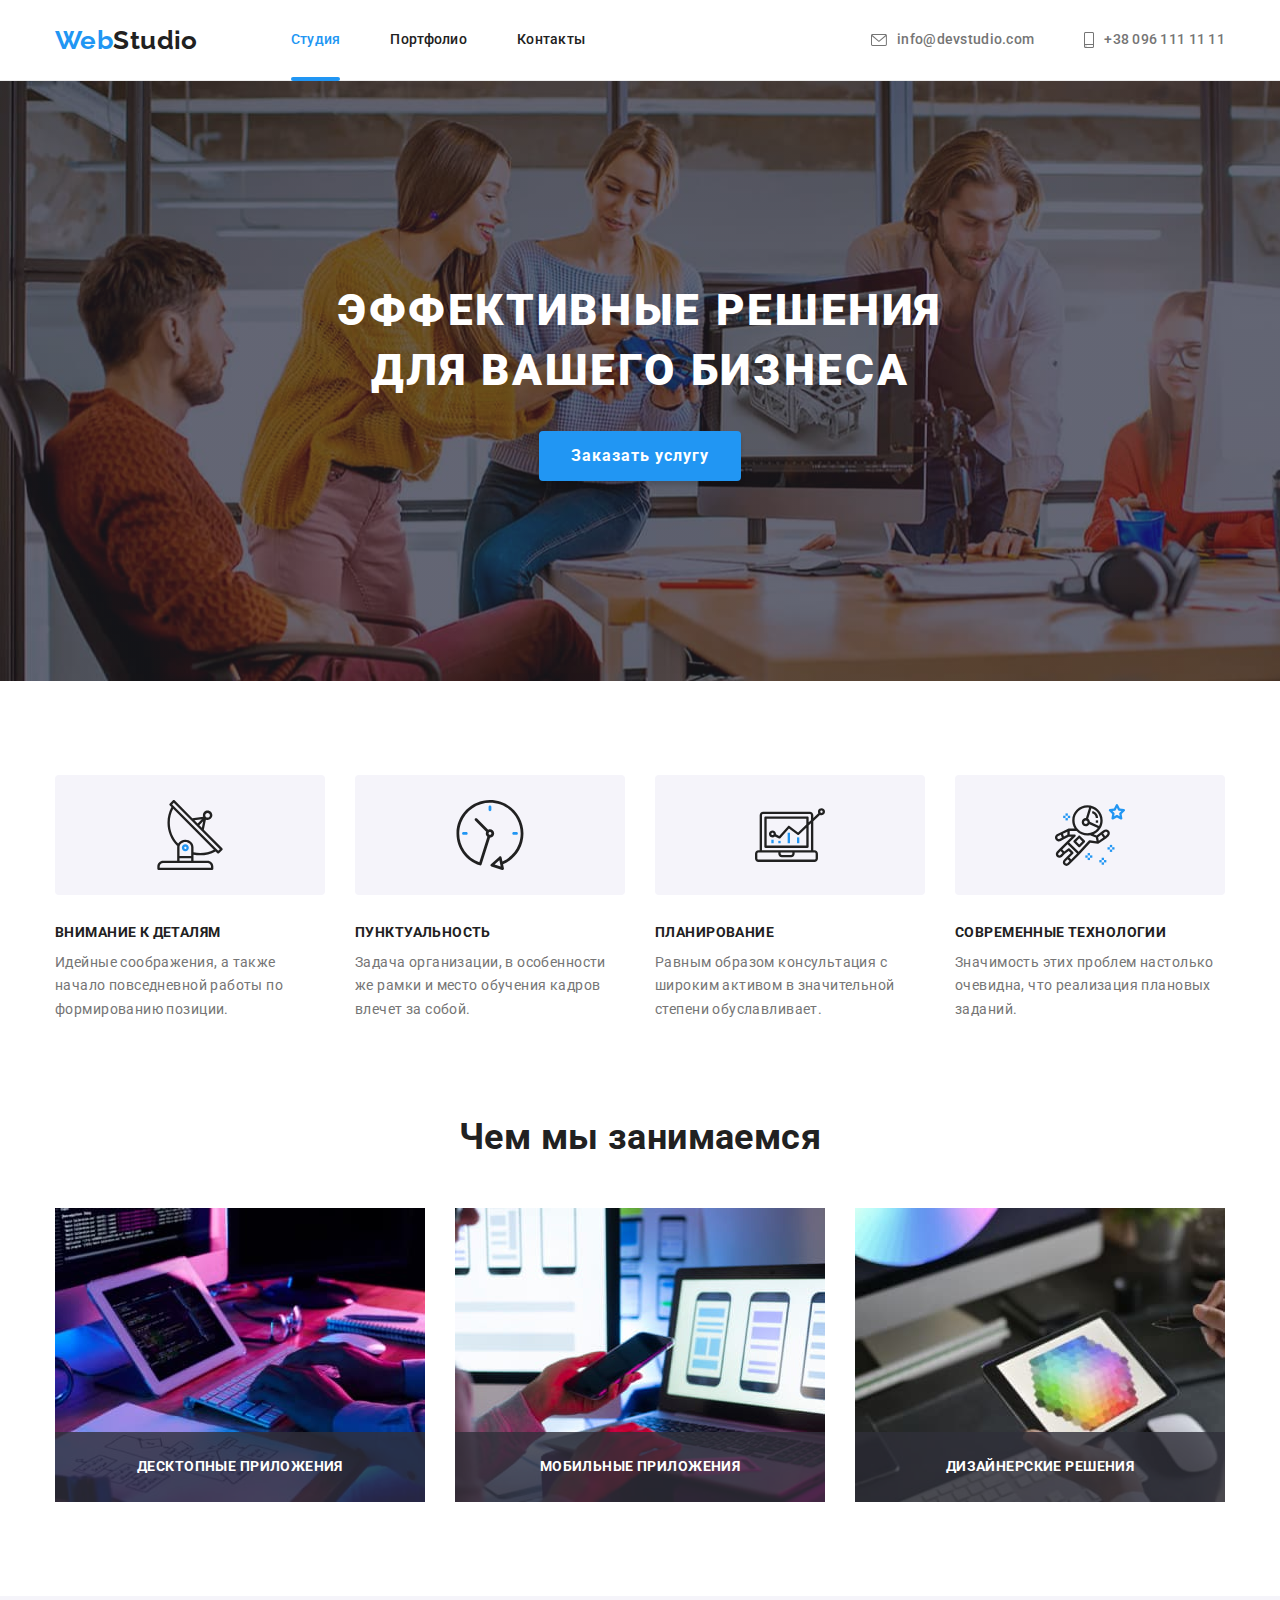
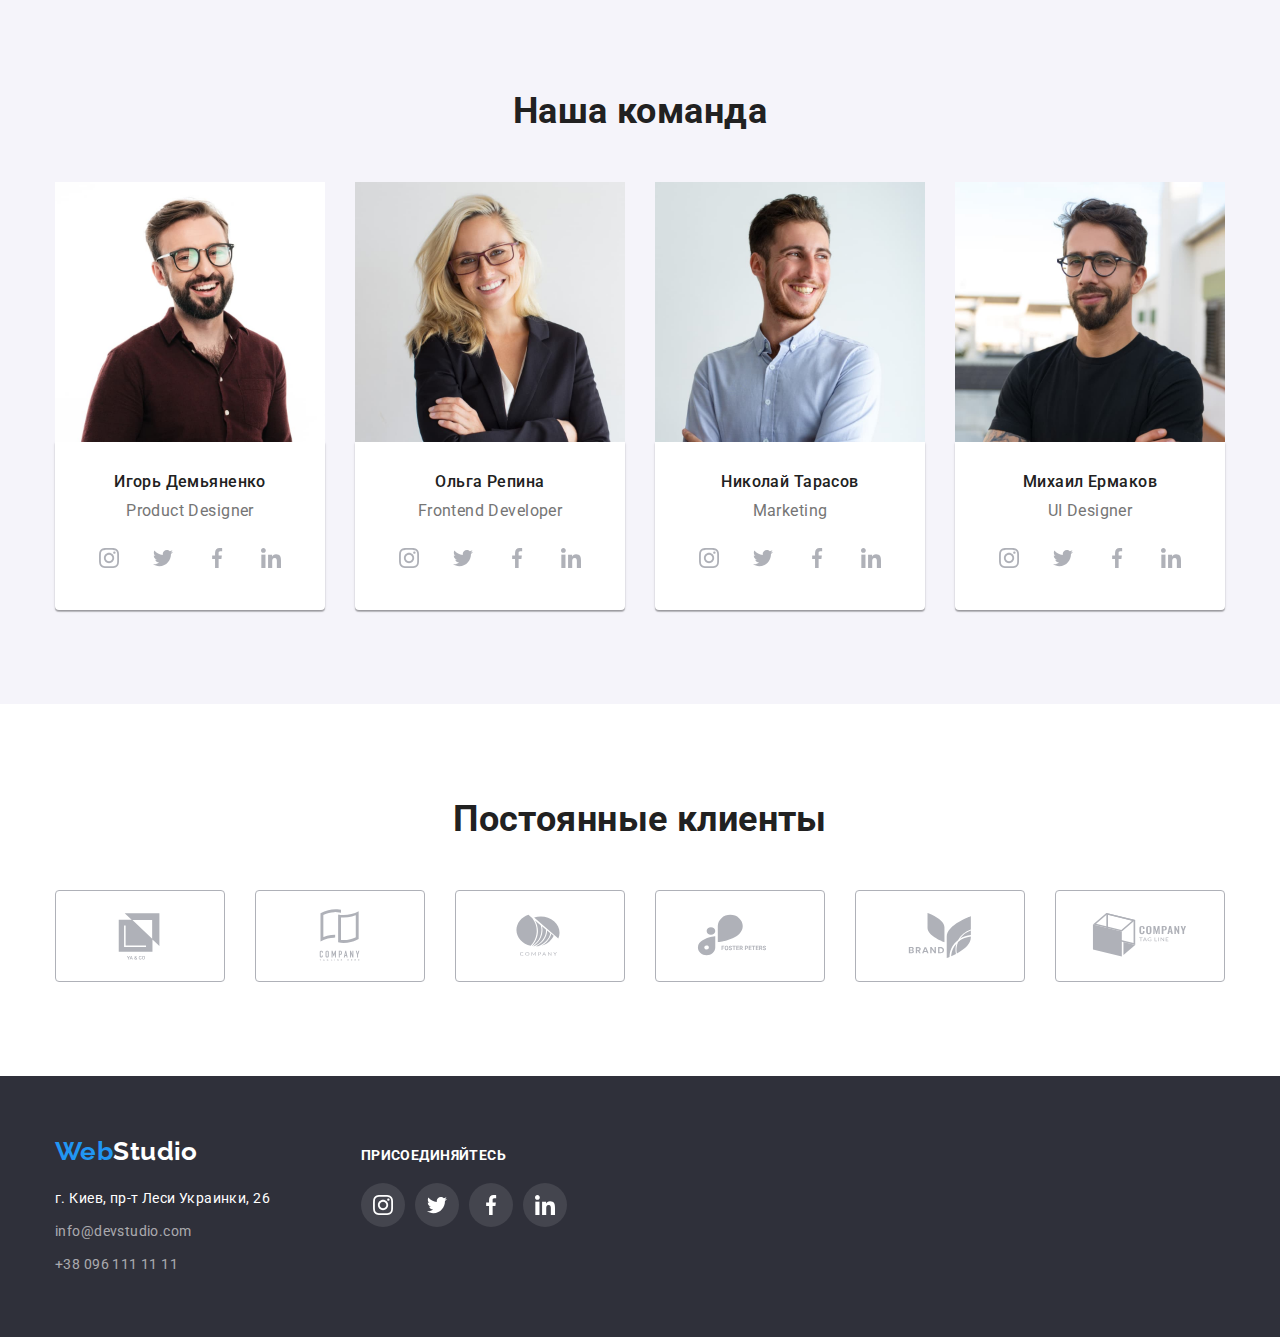
<file: index.html>
<!DOCTYPE html>
<html lang="ru">
  <head>
    <meta charset="UTF-8" />
    <meta http-equiv="X-UA-Compatible" content="IE=edge" />
    <meta name="viewport" content="width=fd, initial-scale=1.0" />
    <meta name="description" content="WebStudio" />
    <link rel="preconnect" href="https://fonts.googleapis.com" />
    <link rel="preconnect" href="https://fonts.gstatic.com" crossorigin />
    <link
      href="https://cdnjs.cloudflare.com/ajax/libs/modern-normalize/1.1.0/modern-normalize.css"
      rel="stylesheet"
    />
    <link
      href="https://fonts.googleapis.com/css2?family=Raleway:wght@700&family=Roboto:wght@400;500;700;900&display=swap"
      rel="stylesheet"
    />
    <link rel="stylesheet" href="./css/styles.css" />
    <title>WebStudio</title>
  </head>

  <body>
    <!--Header-->
    <header class="header">
      <div class="container">
        <a href="index.html" lang="en" class="logo link"
          ><span class="logo__color">Web</span>Studio</a
        >
        <nav class="header-nav">
          <ul class="header-nav__list list">
            <li class="header-nav__item">
              <a
                class="header-nav__link header__link link header__link--current"
                href="index.html"
                >Студия</a
              >
            </li>
            <li class="header-nav__link header-nav__item">
              <a class="header__link link" href="porfolio.html">Портфолио</a>
            </li>
            <li class="header-nav__item">
              <a class="header-nav__link header__link link" href="">Контакты</a>
            </li>
          </ul>
        </nav>

        <ul class="header-info list">
          <li class="header-info__item">
            <a
              class="header__link header-info__link info__link link"
              href="mailto:info@devstudio.com"
            >
              <svg class="header__icon" width="16" height="12">
                <use href="./images/icons.svg#icon-mail"></use>
              </svg>
              info@devstudio.com
            </a>
          </li>
          <li class="header-info__item">
            <a
              class="header__link header-info__link info__link link"
              href="tel:+380961111111"
              ><svg class="header__icon" width="10" height="16">
                <use href="./images/icons.svg#icon-smartphone"></use>
              </svg>
              +38 096 111 11 11
            </a>
          </li>
        </ul>
      </div>
    </header>

    <!--Main-->
    <main>
      <!--Order-->
      <section class="order section">
        <div class="container">
          <h1 class="order__heading">
            Эффективные решения <br />для вашего бизнеса
          </h1>
          <button class="order__button btn" type="button" data-modal-open>
            Заказать услугу
          </button>
        </div>
      </section>

      <!--Our qualities-->
      <section class="qualities section">
        <div class="container">
          <h2 class="visually-hidden">Наши качества</h2>
          <ul class="qualities__list list">
            <li class="qualities__item">
              <div class="qualities__box">
                <svg class="qualities__icon" width="70" height="70">
                  <use href="./images/icons.svg#icon-antenna"></use>
                </svg>
              </div>
              <h3 class="qualities__heading">Внимание к деталям</h3>
              <p class="qualities__description">
                Идейные соображения, а также начало повседневной работы по
                формированию позиции.
              </p>
            </li>
            <li class="qualities__item">
              <div class="qualities__box">
                <svg class="qualities__icon" width="70" height="70">
                  <use href="./images/icons.svg#icon-clock"></use>
                </svg>
              </div>
              <h3 class="qualities__heading">Пунктуальность</h3>
              <p class="qualities__description">
                Задача организации, в особенности же рамки и место обучения
                кадров влечет за собой.
              </p>
            </li>
            <li class="qualities__item">
              <div class="qualities__box">
                <svg class="qualities__icon" width="70" height="70">
                  <use href="./images/icons.svg#icon-diagram"></use>
                </svg>
              </div>
              <h3 class="qualities__heading">Планирование</h3>
              <p class="qualities__description">
                Равным образом консультация с широким активом в значительной
                степени обуславливает.
              </p>
            </li>
            <li class="qualities__item">
              <div class="qualities__box">
                <svg class="qualities__icon" width="70" height="70">
                  <use href="./images/icons.svg#icon-astronaut"></use>
                </svg>
              </div>
              <h3 class="qualities__heading">Современные технологии</h3>
              <p class="qualities__description">
                Значимость этих проблем настолько очевидна, что реализация
                плановых заданий.
              </p>
            </li>
          </ul>
        </div>
      </section>

      <!--Our occuparions-->
      <section class="occupations section">
        <div class="container">
          <h2 class="heading">Чем мы занимаемся</h2>
          <ul class="occupations__list list">
            <li class="occupations__item">
              <img
                class="occupations__image"
                src="./images/occupation1.jpg"
                alt="Десктопные приложения"
                width="370"
              />
              <div class="occupations__content">
                <p class="occupations__description">Десктопные приложения</p>
              </div>
            </li>
            <li class="occupations__item">
              <img
                class="occupations__image"
                src="./images/occupation2.jpg"
                alt="Мобильные приложения"
                width="370"
              />
              <div class="occupations__content">
                <p class="occupations__description">Мобильные приложения</p>
              </div>
            </li>
            <li class="occupations__item">
              <img
                class="occupations__image"
                src="./images/occupation3.jpg"
                alt="Дизайнерские решения"
                width="370"
              />
              <div class="occupations__content">
                <p class="occupations__description">Дизайнерские решения</p>
              </div>
            </li>
          </ul>
        </div>
      </section>

      <!--Our Team-->
      <section class="team section">
        <div class="container">
          <h2 class="heading">Наша команда</h2>
          <ul class="team__list list">
            <li class="team__item">
              <img
                class="team__image"
                src="./images/team1.jpg"
                alt="Игорь Демьяненко"
                width="270"
              />
              <div class="team__content">
                <h3 class="team__heading">Игорь Демьяненко</h3>
                <p class="team__description" lang="en">Product Designer</p>
                <ul class="social list">
                  <li class="social__item">
                    <a
                      href=""
                      class="social__link link"
                      rel="noopener
                      noreferrer"
                      target="_blank"
                    >
                      <svg class="social__icon icon" width="20" height="20">
                        <use href="./images/icons.svg#icon-instagram"></use>
                      </svg>
                    </a>
                  </li>
                  <li class="social__item">
                    <a
                      href=""
                      class="social__link link"
                      rel="noopener
                      noreferrer"
                      target="_blank"
                    >
                      <svg class="social__icon icon" width="20" height="20">
                        <use href="./images/icons.svg#icon-twitter"></use>
                      </svg>
                    </a>
                  </li>
                  <li class="social__item">
                    <a
                      href=""
                      class="social__link link"
                      rel="noopener
                      noreferrer"
                      target="_blank"
                    >
                      <svg class="social__icon icon" width="20" height="20">
                        <use href="./images/icons.svg#icon-facebook"></use>
                      </svg>
                    </a>
                  </li>
                  <li class="social__item">
                    <a
                      href=""
                      class="social__link link"
                      rel="noopener
                      noreferrer"
                      target="_blank"
                    >
                      <svg class="social__icon icon" width="20" height="20">
                        <use href="./images/icons.svg#icon-linkedin"></use>
                      </svg>
                    </a>
                  </li>
                </ul>
              </div>
            </li>
            <li class="team__item">
              <img
                class="team__image"
                src="./images/team2.jpg"
                alt="Ольга Репина"
                width="270"
              />
              <div class="team__content">
                <h3 class="team__heading">Ольга Репина</h3>
                <p class="team__description" lang="en">Frontend Developer</p>
                <ul class="social list">
                  <li class="social__item">
                    <a
                      href=""
                      class="social__link link"
                      rel="noopener
                      noreferrer"
                      target="_blank"
                    >
                      <svg class="social__icon icon" width="20" height="20">
                        <use href="./images/icons.svg#icon-instagram"></use>
                      </svg>
                    </a>
                  </li>
                  <li class="social__item">
                    <a
                      href=""
                      class="social__link link"
                      rel="noopener
                      noreferrer"
                      target="_blank"
                    >
                      <svg class="social__icon icon" width="20" height="20">
                        <use href="./images/icons.svg#icon-twitter"></use>
                      </svg>
                    </a>
                  </li>
                  <li class="social__item">
                    <a
                      href=""
                      class="social__link link"
                      rel="noopener
                      noreferrer"
                      target="_blank"
                    >
                      <svg class="social__icon icon" width="20" height="20">
                        <use href="./images/icons.svg#icon-facebook"></use>
                      </svg>
                    </a>
                  </li>
                  <li class="social__item">
                    <a
                      href=""
                      class="social__link link"
                      rel="noopener
                      noreferrer"
                      target="_blank"
                    >
                      <svg class="social__icon icon" width="20" height="20">
                        <use href="./images/icons.svg#icon-linkedin"></use>
                      </svg>
                    </a>
                  </li>
                </ul>
              </div>
            </li>
            <li class="team__item">
              <img
                class="team__image"
                src="./images/team3.jpg"
                alt="Николай Тарасов"
                width="270"
              />
              <div class="team__content">
                <h3 class="team__heading">Николай Тарасов</h3>
                <p class="team__description" lang="en">Marketing</p>
                <ul class="social list">
                  <li class="social__item">
                    <a
                      href=""
                      class="social__link link"
                      rel="noopener
                      noreferrer"
                      target="_blank"
                    >
                      <svg class="social__icon icon" width="20" height="20">
                        <use href="./images/icons.svg#icon-instagram"></use>
                      </svg>
                    </a>
                  </li>
                  <li class="social__item">
                    <a
                      href=""
                      class="social__link link"
                      rel="noopener
                      noreferrer"
                      target="_blank"
                    >
                      <svg class="social__icon icon" width="20" height="20">
                        <use href="./images/icons.svg#icon-twitter"></use>
                      </svg>
                    </a>
                  </li>
                  <li class="social__item">
                    <a
                      href=""
                      class="social__link link"
                      rel="noopener
                      noreferrer"
                      target="_blank"
                    >
                      <svg class="social__icon icon" width="20" height="20">
                        <use href="./images/icons.svg#icon-facebook"></use>
                      </svg>
                    </a>
                  </li>
                  <li class="social__item">
                    <a
                      href=""
                      class="social__link link"
                      rel="noopener
                      noreferrer"
                      target="_blank"
                    >
                      <svg class="social__icon icon" width="20" height="20">
                        <use href="./images/icons.svg#icon-linkedin"></use>
                      </svg>
                    </a>
                  </li>
                </ul>
              </div>
            </li>
            <li class="team__item">
              <img
                class="team__image"
                src="./images/team4.jpg"
                alt="Михаил Ермаков"
                width="270"
              />
              <div class="team__content">
                <h3 class="team__heading">Михаил Ермаков</h3>
                <p class="team__description" lang="en">UI Designer</p>
                <ul class="social list">
                  <li class="social__item">
                    <a
                      href=""
                      class="social__link link"
                      rel="noopener
                      noreferrer"
                      target="_blank"
                    >
                      <svg class="social__icon icon" width="20" height="20">
                        <use href="./images/icons.svg#icon-instagram"></use>
                      </svg>
                    </a>
                  </li>
                  <li class="social__item">
                    <a
                      href=""
                      class="social__link link"
                      rel="noopener
                      noreferrer"
                      target="_blank"
                    >
                      <svg class="social__icon icon" width="20" height="20">
                        <use href="./images/icons.svg#icon-twitter"></use>
                      </svg>
                    </a>
                  </li>
                  <li class="social__item">
                    <a
                      href=""
                      class="social__link link"
                      rel="noopener
                      noreferrer"
                      target="_blank"
                    >
                      <svg class="social__icon icon" width="20" height="20">
                        <use href="./images/icons.svg#icon-facebook"></use>
                      </svg>
                    </a>
                  </li>
                  <li class="social__item">
                    <a
                      href=""
                      class="social__link link"
                      rel="noopener
                      noreferrer"
                      target="_blank"
                    >
                      <svg class="social__icon icon" width="20" height="20">
                        <use href="./images/icons.svg#icon-linkedin"></use>
                      </svg>
                    </a>
                  </li>
                </ul>
              </div>
            </li>
          </ul>
        </div>
      </section>

      <!--Clients-->
      <section class="clients section">
        <div class="container">
          <h2 class="heading">Постоянные клиенты</h2>
          <ul class="clients__list list">
            <li class="clients__item">
              <a
                href=""
                class="clients_link link"
                rel="noopener
                noreferrer"
                target="_blank"
              >
                <svg class="clients__icon icon" width="106" height="60">
                  <use href="./images/icons.svg#icon-company1"></use>
                </svg>
              </a>
            </li>
            <li class="clients__item">
              <a
                href=""
                class="clients_link link"
                rel="noopener
                      noreferrer"
                target="_blank"
              >
                <svg class="clients__icon icon" width="106" height="60">
                  <use href="./images/icons.svg#icon-company2"></use>
                </svg>
              </a>
            </li>
            <li class="clients__item">
              <a
                href=""
                class="clients_link link"
                rel="noopener
                      noreferrer"
                target="_blank"
              >
                <svg class="clients__icon icon" width="106" height="60">
                  <use href="./images/icons.svg#icon-company3"></use>
                </svg>
              </a>
            </li>
            <li class="clients__item">
              <a
                href=""
                class="clients_link link"
                rel="noopener
                      noreferrer"
                target="_blank"
              >
                <svg class="clients__icon icon" width="106" height="60">
                  <use href="./images/icons.svg#icon-company4"></use>
                </svg>
              </a>
            </li>
            <li class="clients__item">
              <a
                href=""
                class="clients_link link"
                rel="noopener
                      noreferrer"
                target="_blank"
              >
                <svg class="clients__icon icon" width="106" height="60">
                  <use href="./images/icons.svg#icon-company5"></use>
                </svg>
              </a>
            </li>
            <li class="clients__item">
              <a
                href=""
                class="clients_link link"
                rel="noopener
                      noreferrer"
                target="_blank"
              >
                <svg class="clients__icon icon" width="106" height="60">
                  <use href="./images/icons.svg#icon-company6"></use>
                </svg>
              </a>
            </li>
          </ul>
        </div>
      </section>
    </main>

    <!--Footer-->
    <footer class="footer">
      <div class="container">
        <div class="footer__content">
          <a class="footer__logo logo link" href="index.html" lang="en"
            ><span class="logo__color">Web</span>Studio</a
          >
          <address class="footer__address">
            <p class="footer__text">г. Киев, пр-т Леси Украинки, 26</p>
            <ul class="footer__list list">
              <li class="footer__item">
                <a
                  class="footer__link info__link link"
                  href="mailto:info@devstudio.com"
                  >info@devstudio.com</a
                >
              </li>
              <li class="footer__item">
                <a class="footer__link info__link link" href="tel:+380961111111"
                  >+38 096 111 11 11</a
                >
              </li>
            </ul>
          </address>
        </div>
        <div class="footer__content">
          <p class="footer__socialtext">Присоединяйтесь</p>
          <ul class="social list">
            <li class="social__item">
              <a
                href=""
                class="social__link link"
                rel="noopener
                      noreferrer"
                target="_blank"
              >
                <svg class="social__icon icon" width="20" height="20">
                  <use href="./images/icons.svg#icon-instagram"></use>
                </svg>
              </a>
            </li>
            <li class="social__item">
              <a
                href=""
                class="social__link link"
                rel="noopener
                      noreferrer"
                target="_blank"
              >
                <svg class="social__icon icon" width="20" height="20">
                  <use href="./images/icons.svg#icon-twitter"></use>
                </svg>
              </a>
            </li>
            <li class="social__item">
              <a
                href=""
                class="social__link link"
                rel="noopener
                      noreferrer"
                target="_blank"
              >
                <svg class="social__icon" width="20" height="20">
                  <use href="./images/icons.svg#icon-facebook"></use>
                </svg>
              </a>
            </li>
            <li class="social__item">
              <a
                href=""
                class="social__link link"
                rel="noopener
                      noreferrer"
                target="_blank"
              >
                <svg class="social__icon icon" width="20" height="20">
                  <use href="./images/icons.svg#icon-linkedin"></use>
                </svg>
              </a>
            </li>
          </ul>
        </div>
      </div>
    </footer>

    <div class="backdrop is-hidden" data-modal>
        <div class="modal">
            <button class="modal__btn btn" type="button" data-modal-close>
              <svg class="icon" width="11" height="11">
                <use href="./images/icons.svg#icon-cross"></use>
              </svg>
            </button>
    <script src="./js/modal.js"></script>
  </body>
</html>
</file>
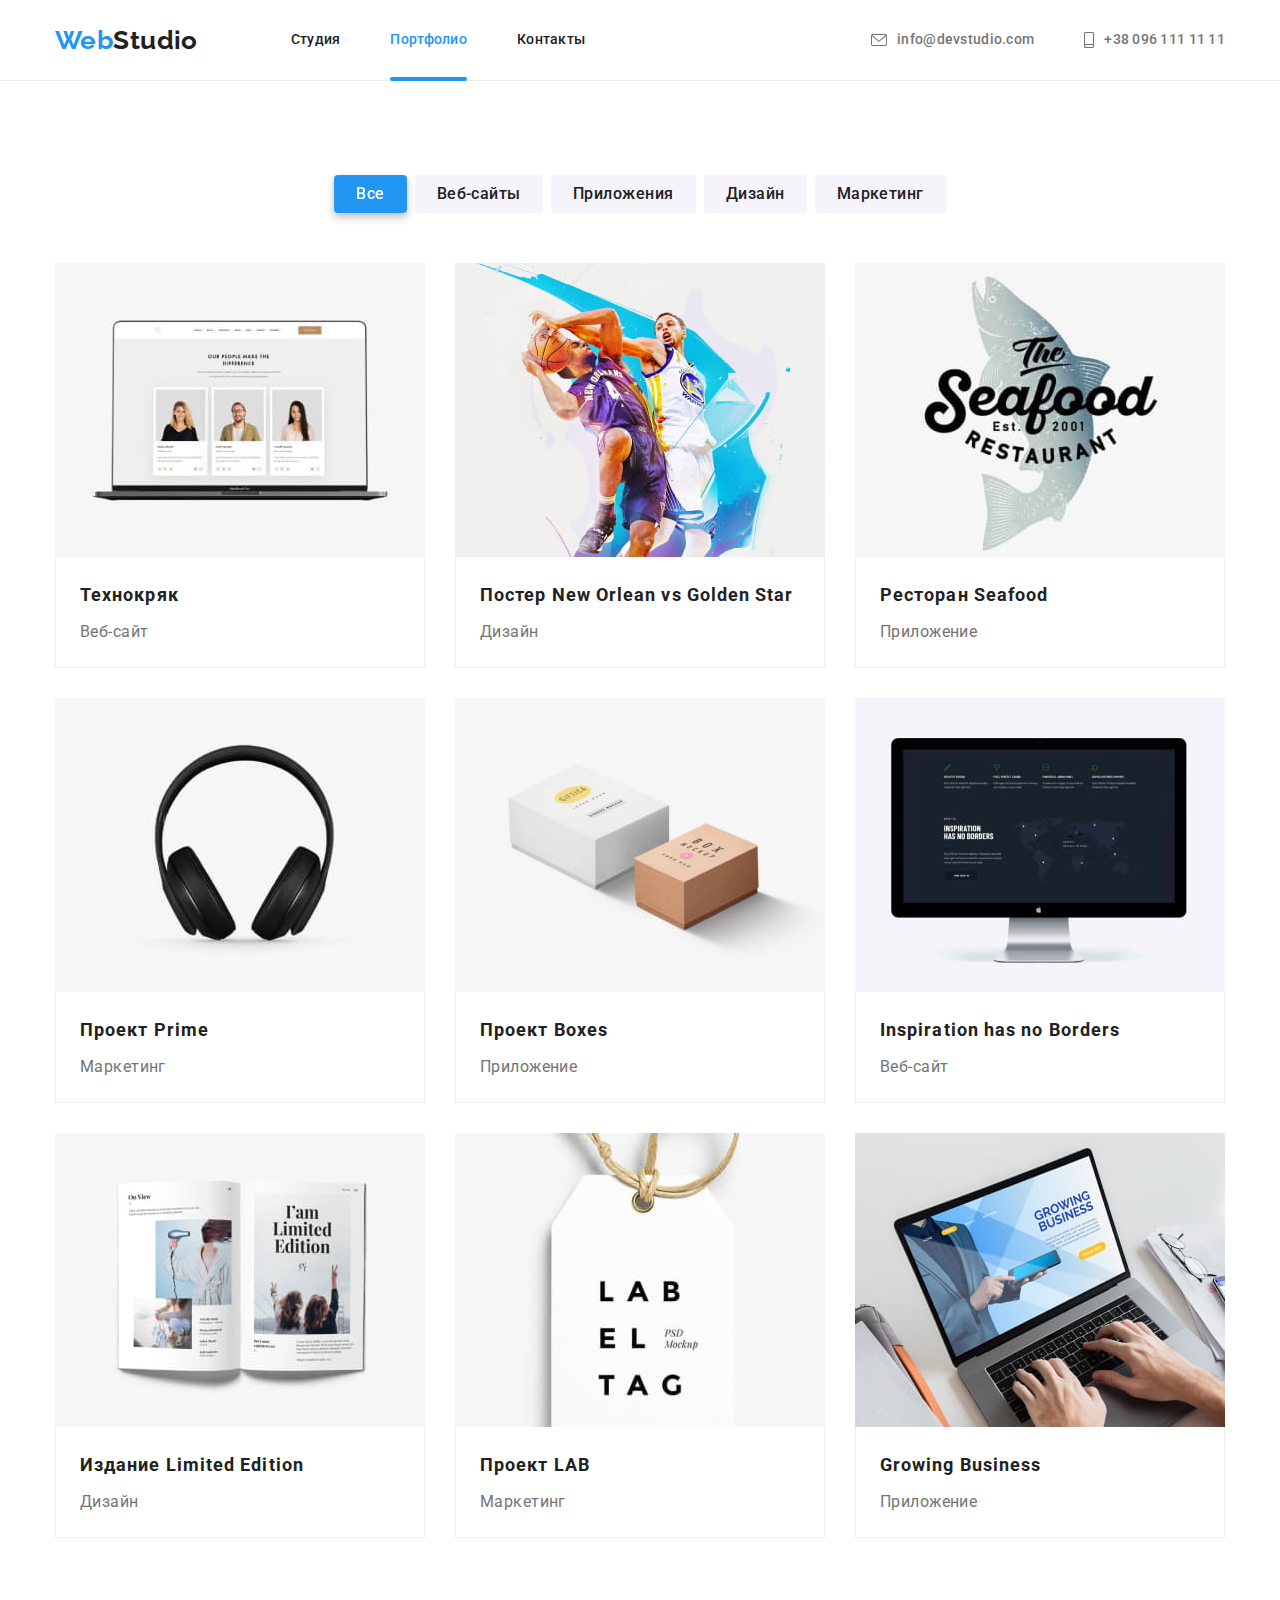
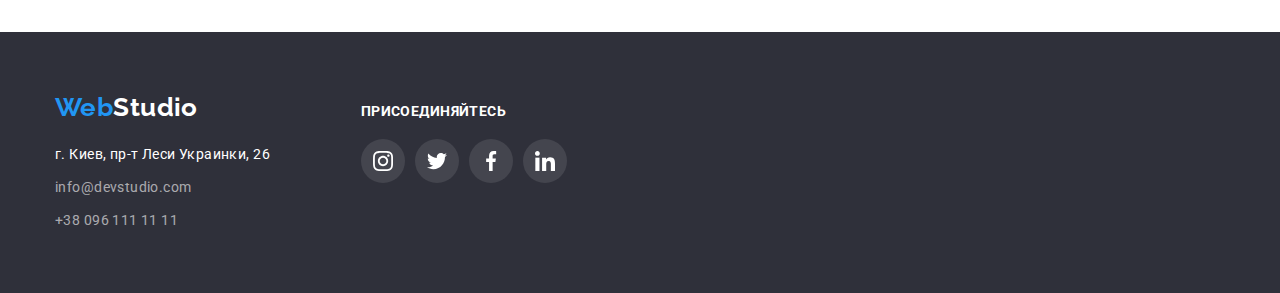
<file: porfolio.html>
<!DOCTYPE html>
<html lang="ru">
  <head>
    <meta charset="UTF-8" />
    <meta http-equiv="X-UA-Compatible" content="IE=edge" />
    <meta name="viewport" content="width=device-width, initial-scale=1.0" />
    <link rel="preconnect" href="https://fonts.googleapis.com" />
    <link rel="preconnect" href="https://fonts.gstatic.com" crossorigin />
    <link
      href="https://fonts.googleapis.com/css2?family=Raleway:wght@700&family=Roboto:wght@400;500;700;900&display=swap"
      rel="stylesheet"
    />
    <link
      href="https://cdnjs.cloudflare.com/ajax/libs/modern-normalize/1.1.0/modern-normalize.css"
      rel="stylesheet"
    />
    <link rel="stylesheet" href="./css/styles.css" />
    <title>Portfolio</title>
  </head>

  <body>
    <!--Header-->
    <header class="header">
      <div class="container">
        <a href="index.html" lang="en" class="logo link"
          ><span class="logo__color">Web</span>Studio</a
        >
        <nav class="header-nav">
          <ul class="header-nav__list list">
            <li class="header-nav__item">
              <a class="header-nav__link header__link link" href="index.html"
                >Студия</a
              >
            </li>
            <li class="header-nav__item">
              <a
                class="header-nav__link header__link header__link--current link"
                href="porfolio.html"
                >Портфолио</a
              >
            </li>
            <li class="header-nav__item">
              <a class="header-nav__link header__link link" href="">Контакты</a>
            </li>
          </ul>
        </nav>

        <ul class="header-info list">
          <li class="header-info__item">
            <a
              class="header__link header-info__link info__link link"
              href="mailto:info@devstudio.com"
            >
              <svg class="header__icon" width="16" height="12">
                <use href="./images/icons.svg#icon-mail"></use>
              </svg>
              info@devstudio.com
            </a>
          </li>
          <li class="header-info__item">
            <a
              class="header__link header-info__link info__link link"
              href="tel:+380961111111"
              ><svg class="header__icon" width="10" height="16">
                <use href="./images/icons.svg#icon-smartphone"></use>
              </svg>
              +38 096 111 11 11
            </a>
          </li>
        </ul>
      </div>
    </header>

    <!--Main-->
    <main>
      <!--Portfolio-->
      <section class="portfolio section">
        <div class="container">
          <h1 class="visually-hidden">Портфолио</h1>
          <ul class="portfolio__list list">
            <li class="portfolio__item">
              <button class="portfolio__button btn" type="button">Все</button>
            </li>
            <li class="portfolio__item">
              <button class="portfolio__button btn" type="button">
                Веб-сайты
              </button>
            </li>
            <li class="portfolio__item">
              <button class="portfolio__button btn" type="button">
                Приложения
              </button>
            </li>
            <li class="portfolio__item">
              <button class="portfolio__button btn" type="button">
                Дизайн
              </button>
            </li>
            <li class="portfolio__item">
              <button class="portfolio__button btn" type="button">
                Маркетинг
              </button>
            </li>
          </ul>

          <!--Card-->
          <ul class="projects__list list">
            <li class="projects__item">
              <a
                class="projects__link link"
                href=""
                rel="noopener noreferrer"
                target="_blank"
              >
                <div class="projects__box projects-box">
                  <img
                    class="projects__image"
                    src="./images/portfolio1.jpg"
                    alt="Технокряк"
                    width="370"
                  />
                  <p class="projects-box__description">
                    Технокряк это современная площадка распространения
                    коронавируса. Компании используют эту платформу для
                    цифрового шпионажа и атак на защищённые сервера конкурентов.
                  </p>
                </div>
                <div class="projects__content">
                  <h2 class="projects__heading">Технокряк</h2>
                  <p class="projects__description">Веб-сайт</p>
                </div>
              </a>
            </li>
            <li class="projects__item">
              <a
                class="projects__link link"
                href=""
                rel="noopener noreferrer"
                target="_blank"
              >
                <div class="projects__box projects-box">
                  <img
                    class="projects__image"
                    src="./images/portfolio2.jpg"
                    alt="Постер New Orlean vs Golden Star"
                  />
                  <p class="projects-box__description">
                    Технокряк это современная площадка распространения
                    коронавируса. Компании используют эту платформу для
                    цифрового шпионажа и атак на защищённые сервера конкурентов.
                  </p>
                </div>
                <div class="projects__content">
                  <h2 class="projects__heading">
                    Постер <span lang="en">New Orlean vs Golden Star</span>
                  </h2>
                  <p class="projects__description">Дизайн</p>
                </div>
              </a>
            </li>
            <li class="projects__item">
              <a
                class="projects__link link"
                href=""
                rel="noopener noreferrer"
                target="_blank"
              >
                <div class="projects__box projects-box">
                  <img
                    class="projects__image"
                    src="./images/portfolio3.jpg"
                    alt="Ресторан Seafood"
                    width="370"
                  />
                  <p class="projects-box__description">
                    Технокряк это современная площадка распространения
                    коронавируса. Компании используют эту платформу для
                    цифрового шпионажа и атак на защищённые сервера конкурентов.
                  </p>
                </div>
                <div class="projects__content">
                  <h2 class="projects__heading">
                    Ресторан <span lang="en">Seafood</span>
                  </h2>
                  <p class="projects__description">Приложение</p>
                </div>
              </a>
            </li>
            <li class="projects__item">
              <a
                class="projects__link link"
                href=""
                rel="noopener noreferrer"
                target="_blank"
              >
                <div class="projects__box projects-box">
                  <img
                    class="projects__image"
                    src="./images/portfolio4.jpg"
                    alt="Проект Prime"
                    width="370"
                  />
                  <p class="projects-box__description">
                    Технокряк это современная площадка распространения
                    коронавируса. Компании используют эту платформу для
                    цифрового шпионажа и атак на защищённые сервера конкурентов.
                  </p>
                </div>
                <div class="projects__content">
                  <h2 class="projects__heading">
                    Проект <span lang="en">Prime</span>
                  </h2>
                  <p class="projects__description">Маркетинг</p>
                </div>
              </a>
            </li>
            <li class="projects__item">
              <a
                class="projects__link link"
                href=""
                rel="noopener noreferrer"
                target="_blank"
              >
                <div class="projects__box projects-box">
                  <img
                    class="projects__image"
                    src="./images/portfolio5.jpg"
                    alt="Проект Boxes"
                    width="370"
                  />
                  <p class="projects-box__description">
                    Технокряк это современная площадка распространения
                    коронавируса. Компании используют эту платформу для
                    цифрового шпионажа и атак на защищённые сервера конкурентов.
                  </p>
                </div>
                <div class="projects__content">
                  <h2 class="projects__heading">
                    Проект <span lang="en">Boxes</span>
                  </h2>
                  <p class="projects__description">Приложение</p>
                </div>
              </a>
            </li>
            <li class="projects__item">
              <a
                class="projects__link link"
                href=""
                rel="noopener noreferrer"
                target="_blank"
              >
                <div class="projects__box projects-box">
                  <img
                    class="projects__image"
                    src="./images/portfolio6.jpg"
                    alt="Inspiration has no Borders"
                    width="370"
                  />
                  <p class="projects-box__description">
                    Технокряк это современная площадка распространения
                    коронавируса. Компании используют эту платформу для
                    цифрового шпионажа и атак на защищённые сервера конкурентов.
                  </p>
                </div>
                <div class="projects__content">
                  <h2 class="projects__heading" lang="en">
                    Inspiration has no Borders
                  </h2>
                  <p class="projects__description">Веб-сайт</p>
                </div>
              </a>
            </li>
            <li class="projects__item">
              <a
                class="projects__link link"
                href=""
                rel="noopener noreferrer"
                target="_blank"
              >
                <div class="projects__box projects-box">
                  <img
                    class="projects__image"
                    src="./images/portfolio7.jpg"
                    alt="Издание Limited Edition"
                    width="370"
                  />
                  <p class="projects-box__description">
                    Технокряк это современная площадка распространения
                    коронавируса. Компании используют эту платформу для
                    цифрового шпионажа и атак на защищённые сервера конкурентов.
                  </p>
                </div>
                <div class="projects__content">
                  <h2 class="projects__heading">
                    Издание <span>Limited Edition</span>
                  </h2>
                  <p class="projects__description">Дизайн</p>
                </div>
              </a>
            </li>
            <li class="projects__item">
              <a
                class="projects__link link"
                href=""
                rel="noopener noreferrer"
                target="_blank"
              >
                <div class="projects__box projects-box">
                  <img
                    class="projects__image"
                    src="./images/portfolio8.jpg"
                    alt="Проект LAB"
                    width="370"
                  />
                  <p class="projects-box__description">
                    Технокряк это современная площадка распространения
                    коронавируса. Компании используют эту платформу для
                    цифрового шпионажа и атак на защищённые сервера конкурентов.
                  </p>
                </div>
                <div class="projects__content">
                  <h2 class="projects__heading">Проект <span>LAB</span></h2>
                  <p class="projects__description">Маркетинг</p>
                </div>
              </a>
            </li>
            <li class="projects__item">
              <a
                class="projects__link link"
                href=""
                rel="noopener noreferrer"
                target="_blank"
              >
                <div class="projects__box projects-box">
                  <img
                    class="projects__image"
                    src="./images/portfolio9.jpg"
                    alt="Growing Business"
                    width="370"
                  />
                  <p class="projects-box__description">
                    Технокряк это современная площадка распространения
                    коронавируса. Компании используют эту платформу для
                    цифрового шпионажа и атак на защищённые сервера конкурентов.
                  </p>
                </div>
                <div class="projects__content">
                  <h2 class="projects__heading" lang="en">Growing Business</h2>
                  <p class="projects__description">Приложение</p>
                </div>
              </a>
            </li>
          </ul>
        </div>
      </section>
    </main>

    <!--Footer-->
    <footer class="footer">
      <div class="container">
        <div class="footer__content">
          <a class="footer__logo logo link" href="index.html" lang="en"
            ><span class="logo__color">Web</span>Studio</a
          >
          <address class="footer__address">
            <p class="footer__text">г. Киев, пр-т Леси Украинки, 26</p>
            <ul class="footer__list list">
              <li class="footer__item">
                <a
                  class="footer__link info__link link"
                  href="mailto:info@devstudio.com"
                  >info@devstudio.com</a
                >
              </li>
              <li class="footer__item">
                <a class="footer__link info__link link" href="tel:+380961111111"
                  >+38 096 111 11 11</a
                >
              </li>
            </ul>
          </address>
        </div>
        <div class="footer__content">
          <p class="footer__socialtext">Присоединяйтесь</p>
          <ul class="social list">
            <li class="social__item">
              <a
                href=""
                class="social__link link"
                noopener
                noreferrer
                target="_blank"
              >
                <svg class="social__icon" width="20" height="20">
                  <use href="./images/icons.svg#icon-instagram"></use>
                </svg>
              </a>
            </li>
            <li class="social__item">
              <a
                href=""
                class="social__link link"
                noopener
                noreferrer
                target="_blank"
              >
                <svg class="social__icon" width="20" height="20">
                  <use href="./images/icons.svg#icon-twitter"></use>
                </svg>
              </a>
            </li>
            <li class="social__item">
              <a
                href=""
                class="social__link link"
                noopener
                noreferrer
                target="_blank"
              >
                <svg class="social__icon" width="20" height="20">
                  <use href="./images/icons.svg#icon-facebook"></use>
                </svg>
              </a>
            </li>
            <li class="social__item">
              <a
                href=""
                class="social__link link"
                noopener
                noreferrer
                target="_blank"
              >
                <svg class="social__icon" width="20" height="20">
                  <use href="./images/icons.svg#icon-linkedin"></use>
                </svg>
              </a>
            </li>
          </ul>
        </div>
      </div>
    </footer>
  </body>
</html>
</file>
<file: css/styles.css>
:root {
  --main-font: "Roboto", sans-serif;
  --second-font: "Raleway", sans-serif;

  --main-text-color: #757575;
  --dark-text-color: #212121;
  --light-text-color: #ffffff;
  --active-text-color: #2196f3;
  --lightgrey-background: #f5f4fa;
  --dark-background: #2f303a;
  --icon-background: #afb1b8;

  --card-set-gap: 30px;

  --duration: 250ms;
  --timing-function: cubic-bezier(0.4, 0, 0.2, 1);
}

body {
  font-family: var(--main-font);
  letter-spacing: 0.03em;
  font-size: 14px;
  color: var(--main-text-color);
}

h1,
h2,
h3,
p {
  margin: 0;
  padding: 0;
}

.visually-hidden {
  position: absolute !important;
  clip: rect(1px 1px 1px 1px);
  clip: rect(1px, 1px, 1px, 1px);
  padding: 0 !important;
  border: 0 !important;
  height: 1px !important;
  width: 1px !important;
  overflow: hidden;
}

.section {
  padding-top: 94px;
  padding-bottom: 94px;
}

.container {
  width: 1200px;
  margin: 0 auto;
  padding-left: 15px;
  padding-right: 15px;
}

.list {
  padding: 0;
  margin: 0;

  list-style: none;
}

.link {
  display: block;
  text-decoration: none;

  transition-duration: var(--duration);
  transition-timing-function: var(--timing-function);
}

.icon {
  transition-property: fill;
  transition-duration: var(--duration);
  transition-timing-function: var(--timing-function);
}

.btn {
  font-family: var(--main-font);
  border: inherit;
  cursor: pointer;

  transition-duration: var(--duration);
  transition-timing-function: var(--timing-function);
}

/*Header*/
.header {
  border-bottom: 1px solid #ececec;
}

.header .container {
  display: flex;
  align-items: center;
}

.logo {
  margin-right: 93px;

  color: var(--dark-text-color);
  font-family: var(--second-font);
  font-weight: 700;
  font-size: 26px;
  line-height: 1.19;
}

.logo__color {
  color: var(--active-text-color);
}

.header-nav__list,
.header-info {
  display: flex;
}

.header-info {
  margin-left: auto;
}

.header-nav__item:not(:last-child),
.header-info__item:not(:last-child) {
  margin-right: 50px;
}

.header__link {
  padding-top: 32px;
  padding-bottom: 32px;

  color: var(--dark-text-color);
  font-weight: 500;
  line-height: 1.14;
  letter-spacing: 0.02em;

  transition-property: color;
}

.header__link--current {
  position: relative;
}

.header__link--current::after {
  content: "";
  display: block;
  width: 100%;
  height: 4px;

  position: absolute;
  bottom: -1px;

  background: var(--active-text-color);
  border-radius: 2px;
}

.info__link {
  color: var(--main-text-color);
}

.header__link:hover,
.header__link:active,
.header__link:focus,
.footer__link:hover,
.footer__link:active,
.footer__link:focus,
.header__link--current {
  color: var(--active-text-color);
}

.header-info__link {
  display: flex;
  justify-content: center;
  align-items: center;
}

.header__icon {
  margin-right: 10px;
  fill: currentColor;
}

/*Main*/

/*Order*/
.order {
  margin: 0 auto;
  padding-top: 200px;
  padding-bottom: 200px;
  max-width: 1600px;

  text-align: center;

  background: linear-gradient(rgba(47, 48, 58, 0.4), rgba(47, 48, 58, 0.4)),
    url(../images/hero.jpg);
  background-repeat: no-repeat;
  background-size: cover;
}

.order__heading {
  margin-bottom: 30px;

  color: var(--light-text-color);
  font-weight: 900;
  font-size: 44px;
  line-height: 1.36;
  letter-spacing: 0.06em;
  text-transform: uppercase;
}

.order__button {
  padding: 10px 32px;

  color: var(--light-text-color);
  font-weight: 700;
  font-size: 16px;
  line-height: 1.87;
  text-align: center;
  letter-spacing: 0.06em;

  background-color: var(--active-text-color);
  box-shadow: 0px 4px 4px rgba(0, 0, 0, 0.15);
  border-radius: 4px;

  transition-property: background-color, opacity;
}

.order__button:hover,
.order__button:active,
.order__button:focus {
  opacity: 0.8;
}

/*Our qualities*/
.qualities {
  padding-bottom: 0;
}

.qualities__heading {
  margin-bottom: 10px;

  color: var(--dark-text-color);
  font-size: 14px;
  line-height: 1.14;
  text-transform: uppercase;
}

.qualities__list {
  display: flex;
  flex-wrap: wrap;
  margin-left: calc(-1 * var(--card-set-gap));
  margin-top: calc(-1 * var(--card-set-gap));
}

.qualities__item {
  flex-basis: calc((100% - 4 * 30px) / 4);
  margin-left: var(--card-set-gap);
  margin-top: var(--card-set-gap);
}

.qualities__box {
  display: flex;
  height: 120px;
  justify-content: center;
  align-items: center;
  margin-bottom: 30px;

  background: var(--lightgrey-background);
  border-radius: 4px;
}

.qualities__description {
  line-height: 1.71;
}

/*Our occupations*/

.heading {
  margin-bottom: 50px;

  color: var(--dark-text-color);

  font-size: 36px;
  line-height: 42px;
  text-align: center;
}

.occupations__list {
  display: flex;
  flex-wrap: wrap;
  margin-left: calc(-1 * var(--card-set-gap));
  margin-top: calc(-1 * var(--card-set-gap));
}

.occupations__item {
  flex-basis: calc((100% - 3 * 30px) / 3);
  margin-left: var(--card-set-gap);
  margin-top: var(--card-set-gap);

  position: relative;
}

.occupations__image {
  display: block;
}

.occupations__content {
  display: flex;
  align-items: center;
  justify-content: center;
  width: 100%;
  height: 70px;

  position: absolute;
  bottom: 0;

  background: rgba(47, 48, 58, 0.8);
}

.occupations__description {
  font-weight: 700;
  line-height: 1.14;
  text-transform: uppercase;
  color: var(--light-text-color);
}
/*Team*/

.team {
  background-color: var(--lightgrey-background);
}

.team__list {
  display: flex;
  flex-wrap: wrap;
  margin-left: calc(-1 * var(--card-set-gap));
  margin-top: calc(-1 * var(--card-set-gap));
}

.team__item {
  flex-basis: calc((100% - 4 * 30px) / 4);
  margin-left: var(--card-set-gap);
  margin-top: var(--card-set-gap);
}

.team__image {
  display: block;
}

.team__content {
  padding-top: 30px;
  padding-bottom: 30px;

  text-align: center;

  background-color: var(--light-text-color);
  box-shadow: 0px 1px 3px rgba(0, 0, 0, 0.12), 0px 1px 1px rgba(0, 0, 0, 0.14),
    0px 2px 1px rgba(0, 0, 0, 0.2);
  border-radius: 0px 0px 4px 4px;
}

.team__heading {
  margin-bottom: 10px;

  color: var(--dark-text-color);
  font-weight: 500;
  font-size: 16px;
  line-height: 1.19;
}

.team__description {
  margin-bottom: 16px;

  font-size: 16px;
  line-height: 1.19;
}

.social {
  display: inline-flex;
}

.social__item:not(:last-child) {
  margin-right: 10px;
}

.social__link {
  display: flex;
  width: 44px;
  height: 44px;
  justify-content: center;
  align-items: center;

  border-radius: 50%;

  transition-property: background-color;
}

.social__link:hover,
.social__link:active,
.social__link:focus {
  background-color: var(--active-text-color);
}

.social__icon {
  fill: var(--icon-background);
}

.social__link:hover .social__icon,
.social__link:active .social__icon,
.social__link:focus .social__icon {
  fill: var(--light-text-color);
}

/*Clients*/
.clients__list {
  display: flex;
  flex-wrap: wrap;
  margin-left: calc(-1 * var(--card-set-gap));
  margin-top: calc(-1 * var(--card-set-gap));
}

.clients__item {
  flex-basis: calc((100% - 6 * 30px) / 6);
  margin-left: var(--card-set-gap);
  margin-top: var(--card-set-gap);
}

.clients_link {
  display: flex;
  width: 170px;
  height: 92px;
  justify-content: center;
  align-items: center;

  border: 1px solid #afb1b8;
  border-radius: 4px;

  transition-property: border;
}
.clients_link:hover,
.clients_link:active,
.clients_link:focus {
  border-color: var(--active-text-color);
}

.clients__icon {
  fill: var(--icon-background);
}

.clients_link:hover .clients__icon,
.clients_link:active .clients__icon,
.clients_link:focus .clients__icon {
  fill: var(--active-text-color);
}

/*Footer*/
.footer {
  padding-top: 60px;
  padding-bottom: 60px;

  background-color: var(--dark-background);
}

.footer .container {
  display: flex;
  align-items: baseline;
}

.footer__content:first-child {
  margin-right: 70px;
}

.footer__logo {
  margin-bottom: 20px;

  color: var(--light-text-color);
}

.footer__address {
  color: var(--light-text-color);

  font-style: normal;
  line-height: 1.71;
}

.footer__text {
  margin-bottom: 9px;
}

.footer__item:not(:last-child) {
  margin-bottom: 9px;
}

.footer__link {
  color: rgba(255, 255, 255, 0.6);
}

.footer__socialtext {
  margin-bottom: 20px;

  font-weight: 700;
  text-transform: uppercase;
  color: var(--light-text-color);
}

.footer .social__link {
  background-color: rgba(255, 255, 255, 0.1);
}

.footer .social__link:hover,
.footer .social__link:active,
.footer .social__link:focus {
  background-color: var(--active-text-color);
}

.footer .social__icon {
  fill: var(--light-text-color);
}

/*Portfolio*/
.portfolio__list {
  display: flex;
  justify-content: center;

  margin-bottom: 50px;
}

.portfolio__item:not(:last-child) {
  margin-right: 8px;
}

.portfolio__button {
  padding: 6px 22px;

  color: var(--dark-text-color);
  font-weight: 500;
  font-size: 16px;
  line-height: 1.62;
  letter-spacing: 0.03em;

  background-color: var(--lightgrey-background);
  border-radius: 4px;

  transition-property: background-color, color, filter;
}

.portfolio__item:first-child .portfolio__button,
.portfolio__button:hover,
.portfolio__button:active,
.portfolio__button:focus {
  color: var(--light-text-color);

  background-color: var(--active-text-color);
  filter: drop-shadow(0px 4px 4px rgba(0, 0, 0, 0.25));
}

.projects__list {
  display: flex;
  flex-wrap: wrap;
  margin-left: calc(-1 * var(--card-set-gap));
  margin-top: calc(-1 * var(--card-set-gap));
}

.projects__item {
  flex-basis: calc((100% - 3 * 30px) / 3);
  margin-left: var(--card-set-gap);
  margin-top: var(--card-set-gap);
}

.projects__link {
  transition-property: box-shadow;
}

.projects__link:hover,
.projects__link:active,
.projects__link:focus {
  box-shadow: 0px 1px 1px rgba(0, 0, 0, 0.12), 0px 4px 4px rgba(0, 0, 0, 0.06),
    1px 4px 6px rgba(0, 0, 0, 0.16);
}

.projects__image {
  display: block;
}

.projects-box {
  position: relative;
  overflow: hidden;
}

.projects-box__description {
  height: 100%;
  padding: 63px 24px;
  position: absolute;
  top: 0;
  left: 0;

  font-size: 18px;
  line-height: 1.56;
  color: var(--light-text-color);

  background: rgba(33, 150, 243, 0.9);

  transform: translateY(100%);

  transition-property: transform;
  transition-duration: var(--duration);
  transition-timing-function: var(--timing-function);
}

.projects__link:hover .projects-box__description,
.projects__link:active .projects-box__description,
.projects__link:focus .projects-box__description {
  transform: translateY(0%);
}

.projects__content {
  padding: 20px 24px;

  border: 1px solid #eeeeee;
  border-top: none;
}

.projects__heading {
  margin-bottom: 4px;

  color: var(--dark-text-color);
  font-size: 18px;
  line-height: 2;
  letter-spacing: 0.06em;
}

.projects__description {
  color: var(--main-text-color);

  font-size: 16px;
  line-height: 1.88;
}

/*Backdrop*/

.backdrop {
  position: fixed;
  top: 0;
  left: 0;
  width: 100%;
  height: 100%;

  background: rgba(0, 0, 0, 0.2);

  transition-duration: opacity;
  transition-duration: var(--duration);
  transition-timing-function: var(--timing-function);
}

.backdrop.is-hidden {
  opacity: 0;
  pointer-events: none;
}

.modal {
  position: absolute;
  top: 50%;
  left: 50%;
  transform: translate(-50%, -50%) scale(1);

  min-width: 528px;
  min-height: 581px;
  padding: 40px;

  box-shadow: 0px 1px 3px rgba(0, 0, 0, 0.12), 0px 1px 1px rgba(0, 0, 0, 0.14),
    0px 2px 1px rgba(0, 0, 0, 0.2);
  border-radius: 4px;
  background: var(--light-text-color);

  transition-duration: transform;
  transition-duration: var(--duration);
  transition-timing-function: var(--timing-function);
}

.is-hidden .modal {
  transform: translate(-50%, -50%) scale(0.8);
}

.modal__btn {
  display: flex;
  justify-content: center;
  align-items: center;
  width: 30px;
  height: 30px;

  position: absolute;
  top: 8px;
  right: 8px;

  background: transparent;
  border-radius: 50%;
  border: 1px solid rgba(0, 0, 0, 0.1);
}

.modal__btn:hover .icon,
.modal__btn:active .icon,
.modal__btn:focus .icon {
  fill: var(--active-text-color);
}
</file>
